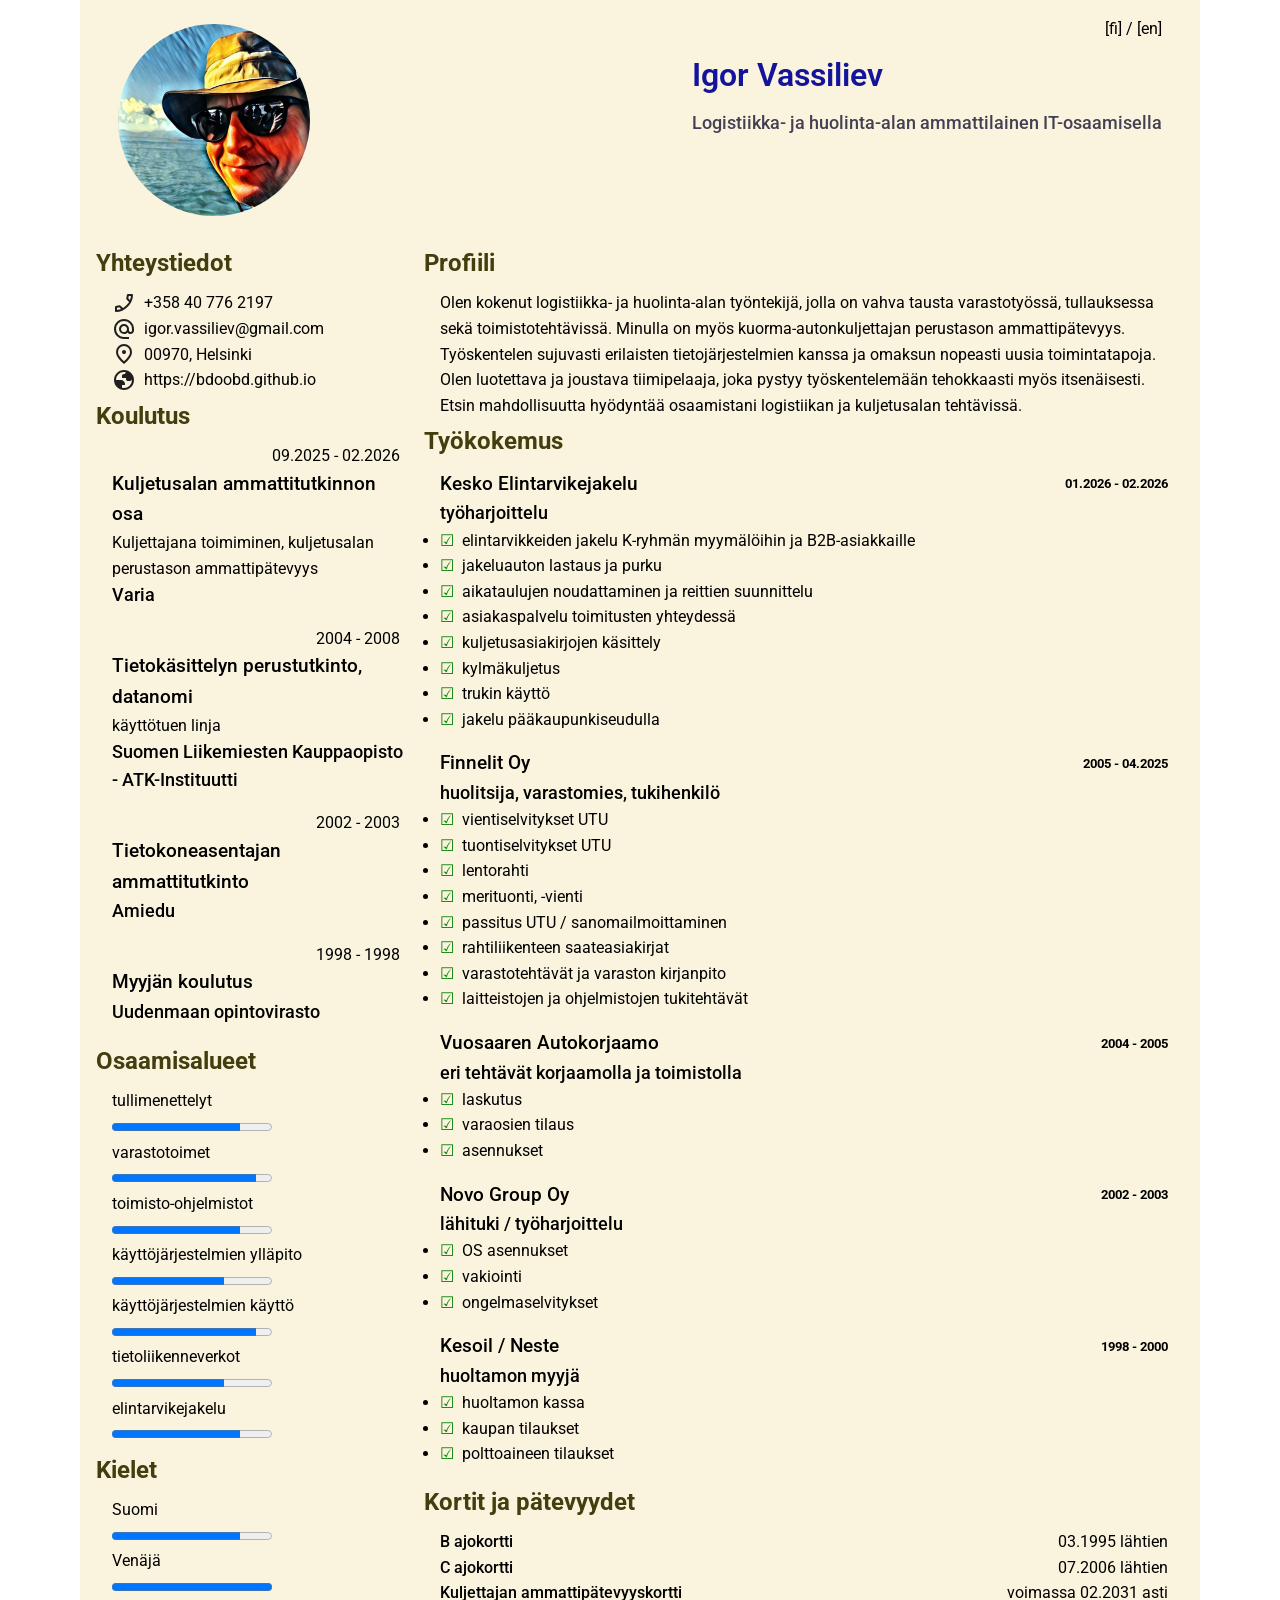
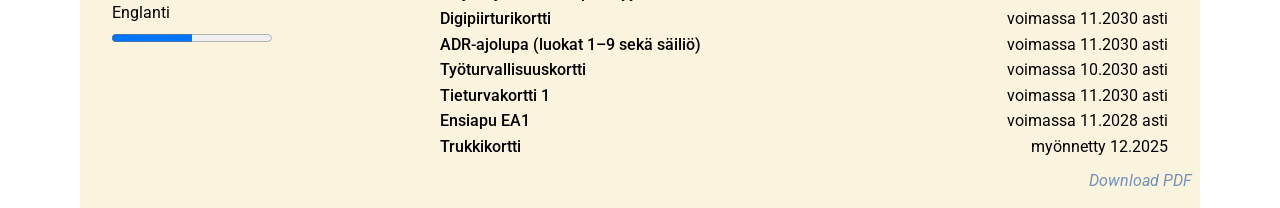
<file: index.html>
<!doctype html>
<html lang="en">
  <head>
    <meta charset="UTF-8" />
    <meta name="viewport" content="width=device-width, initial-scale=1.0" />
    <meta name="keywords" content="Resume, about me, resume, cv" />
    <meta name="description" content="HTML based resume" />
    <link
      href="https://fonts.googleapis.com/css2?family=Ubuntu:wght@300;400&display=swap"
      rel="stylesheet"
    />
    <link
      rel="apple-touch-icon"
      sizes="180x180"
      href="./assets/favicons/apple-touch-icon.png"
    />
    <link
      rel="icon"
      type="image/png"
      sizes="32x32"
      href="./assets/favicons/favicon-32x32.png"
    />
    <link
      rel="icon"
      type="image/png"
      sizes="16x16"
      href="./assets/favicons/favicon-16x16.png"
    />
    <link rel="manifest" href="./assets/favicons/site.webmanifest" />
    <link rel="stylesheet" href="./assets/styles/css_reset.css" />
    <link rel="stylesheet" href="./assets/styles/style.css" media="screen" />
    <link rel="stylesheet" href="./assets/styles/print.css" media="print" />
    <script type="module" src="./assets/js/controller.js"></script>
    <title>Resume page</title>
  </head>
  <body>
    <div id="main-container">
      <header class="header">
        <div class="header__logo">
          <img src="./assets/images/iam.jpg" alt="Photo" />
        </div>
        <div class="header__title">
          <div class="header__title__lang">
            <p><span class="fi">[fi]</span> / <span class="en">[en]</span></p>
          </div>
          <h1 class="header__title__head-1">Igor Vassiliev</h1>
          <h4 class="header_title__objective"></h4>
        </div>
      </header>
      <aside class="aside">
        <section class="contact"></section>
        <section class="education"></section>
        <section class="skills"></section>
        <section class="languages"></section>
      </aside>
      <main class="main">
        <section class="profile px-3"></section>
        <section class="work px-3"></section>
        <section class="certificate px-3"></section>
      </main>
      <footer class="footer">
        <em>
          <a
            href="./assets/files/Resume_Igor_Vassiliev.pdf"
            class="footer__link footer__link--light"
            >Download PDF</a
          >
        </em>
      </footer>
    </div>
  </body>
</html>
</file>
<file: assets/styles/style.css>
@import url("https://fonts.googleapis.com/css2?family=Roboto:ital,wght@0,100..900;1,100..900&display=swap");

:root {
  --primary-color: rgba(250, 243, 221, 1);
  --secondary-color: rgba(115, 146, 183, 1);
  --dark-khaki: rgba(67, 62, 14, 1);
  --vintage-grape: rgba(68, 64, 84, 1);
  --shadow-gray: rgba(20, 20, 155, 1);
  /* --line-color: rgba(108, 108, 108, 1); */
}

body {
  font-family: "Roboto", sans-serif;
  font-weight: 400;
  line-height: 1.6;
}

img {
  width: 100%;
  height: auto;
}

.tab-right-1 {
  margin-inline-start: 1rem;
}

#main-container {
  display: grid;
  background-color: var(--primary-color);
  max-width: 70rem;
  margin: 0 auto;
}

.aside,
.main,
.footer {
  padding-inline: 0.5rem;
}

.contact__title,
.education__title,
.skills__title,
.languages__title,
.profile__title,
.work__title,
.certificate__title {
  font-size: 1.5rem;
  color: var(--dark-khaki);
  margin: 0.25rem 0 0.5rem 0;
}

.header {
  display: flex;
  justify-content: space-between;
  padding: 0.5rem;
}

.header__logo {
  margin-inline-end: 1rem;
  display: flex;
  align-items: center;
}

.header__logo img {
  border-radius: 50%;
  max-width: 12rem;
}

.header__title__lang {
  text-align: right;
  margin: 0.5rem 0;
}

.header__title__head-1 {
  font-size: 2rem;
  margin: 0.5rem 0;
  font-weight: 600;
  color: var(--shadow-gray);
}

.header_title__objective {
  font-size: 1.1rem;
  font-weight: 500;
  color: var(--vintage-grape);
}

.contact p {
  display: flex;
  align-items: center;
}

.contact img {
  max-width: 1.5rem;
  display: inline-block;
  margin-inline-end: 0.5rem;
}

.education__item {
  margin-block-end: 1rem;
}

.education__year {
  text-align: right;
  margin-inline-end: 0.5rem;
}

.education__course {
  font-size: 1.2rem;
  font-weight: 500;
}

.education__school {
  font-size: 1.1rem;
  font-weight: 500;
}

.work__card {
  margin-block-end: 1rem;
}

.work__card__header {
  display: flex;
  justify-content: space-between;
  align-items: center;
}

.work__card__company {
  font-size: 1.2rem;
  font-weight: 500;
}

.work__card__position {
  font-size: 1.1rem;
  font-weight: 500;
}

.work__card__item::before {
  content: "\2611";
  color: green;
  margin-inline-end: 0.5rem;
}

.certificate__card__item {
  display: flex;
  flex-direction: column;
  /* justify-content: space-between; */
}
.certificate__card__name {
  font-weight: 500;
}

.certificate__card__valid {
  margin-inline-start: 2rem;
}

.footer {
  text-align: right;
  padding: 0.5rem;
}

.footer__link {
  text-decoration: none;
}

.footer__link--light {
  color: var(--secondary-color);
}

@media (min-width: 32rem) {
  .certificate__card__item {
    flex-direction: row;
    justify-content: space-between;
  }
}

@media (min-width: 45rem) {
  #main-container {
    grid-template-columns: minmax(min-content, 30%) 1fr;
    grid-template-rows: minmax(min-content, 15rem) 1fr 3rem;
  }

  .header {
    grid-column: 1 / 3;
    grid-row: 1 / 2;

    padding-inline: clamp(0.5rem, 3vw, 3rem);
  }

  .aside {
    grid-column: 1 / 2;
    grid-row: 2 / 3;

    padding-inline-start: 1rem;
  }

  .main {
    grid-column: 2 / 3;
    grid-row: 2 / 3;

    padding-inline-end: 2rem;
  }

  .footer {
    grid-column: 1 / 3;
    grid-row: 3 / 4;
  }
}
</file>
<file: assets/styles/print.css>
@page {
  size: A4 portrait;
  margin: 10mm;
}

@page {
  @top-left {
    content: "";
  }
}

body {
  font-family: "Times New Roman", Times, serif;
  font-size: 10pt;
}
/* HIDE ELEMENTS */
.logo,
.footer,
.lang-preference {
  display: none;
}

.heading-1 {
  font-size: 28pt;
}
.heading-2 {
  font-size: 24pt;
}
.heading-3 {
  font-size: 22pt;
}
.heading-4 {
  font-size: 18pt;
}
.heading-5 {
  font-size: 14pt;
}

.py-1 {
  padding-block: 2mm;
}

.py-2 {
  padding-block: 4mm;
}

.py-3 {
  padding-block: 6mm;
}

.pe-1 {
  padding-block-end: 2mm;
}

.pe-2 {
  padding-block-end: 4mm;
}

.print-bold {
  font-weight: bolder;
}

#main-container {
  display: grid;

  grid-template-columns: [sidebar-start] 35% [sidebar-end content-start] 1fr [content-end];
  grid-template-rows: max-content min-content minmax(min-content, max-content);


  .logo,
  .sidebar,
  .header,
  .profile,
  .work,
  .references,
  .footer {
    background-color: white;
    color: black;
  }

  .header {
    grid-column: sidebar-start / content-end;
    padding: 5mm;
    text-align: right;
  }

  .sidebar {
    grid-column: sidebar-start / sidebar-end;
    grid-row: 2 / span 2;

    img {
      width: 5mm;
      height: 5mm;
      background: black;
      margin-inline-end: 4mm;
    }

    .contact p {
      font-size: 10pt;
      margin-block-end: 1mm;
    }
  }

  .education-item {
    margin-block-end: 5mm;

    p:last-child {
      margin-inline-start: 4mm;
    }
  }

  .skills-item,
  .languages-item {
    margin-inline-start: 8mm;
  }

  .profile {
    grid-column: content-start / content-end;
    grid-row: 2 / span 1;
    padding-inline-start: 5mm;
  }

  .work {
    grid-column: content-start / content-end;
    grid-row: 3 / span 1;
    padding-inline-start: 5mm;
  }

  .work-card {
    margin-block-end: 4mm;
  }

  .work-card-header {
    display: flex;
    align-items: center;
    justify-content: space-between;
    /* padding-inline-end: 10mm; */
  }

  .work-card ul {
    padding-inline-start: 8mm;
  }

  .work-card,
  .languages,
  .skills {
    page-break-inside: avoid;
  }
}
</file>
